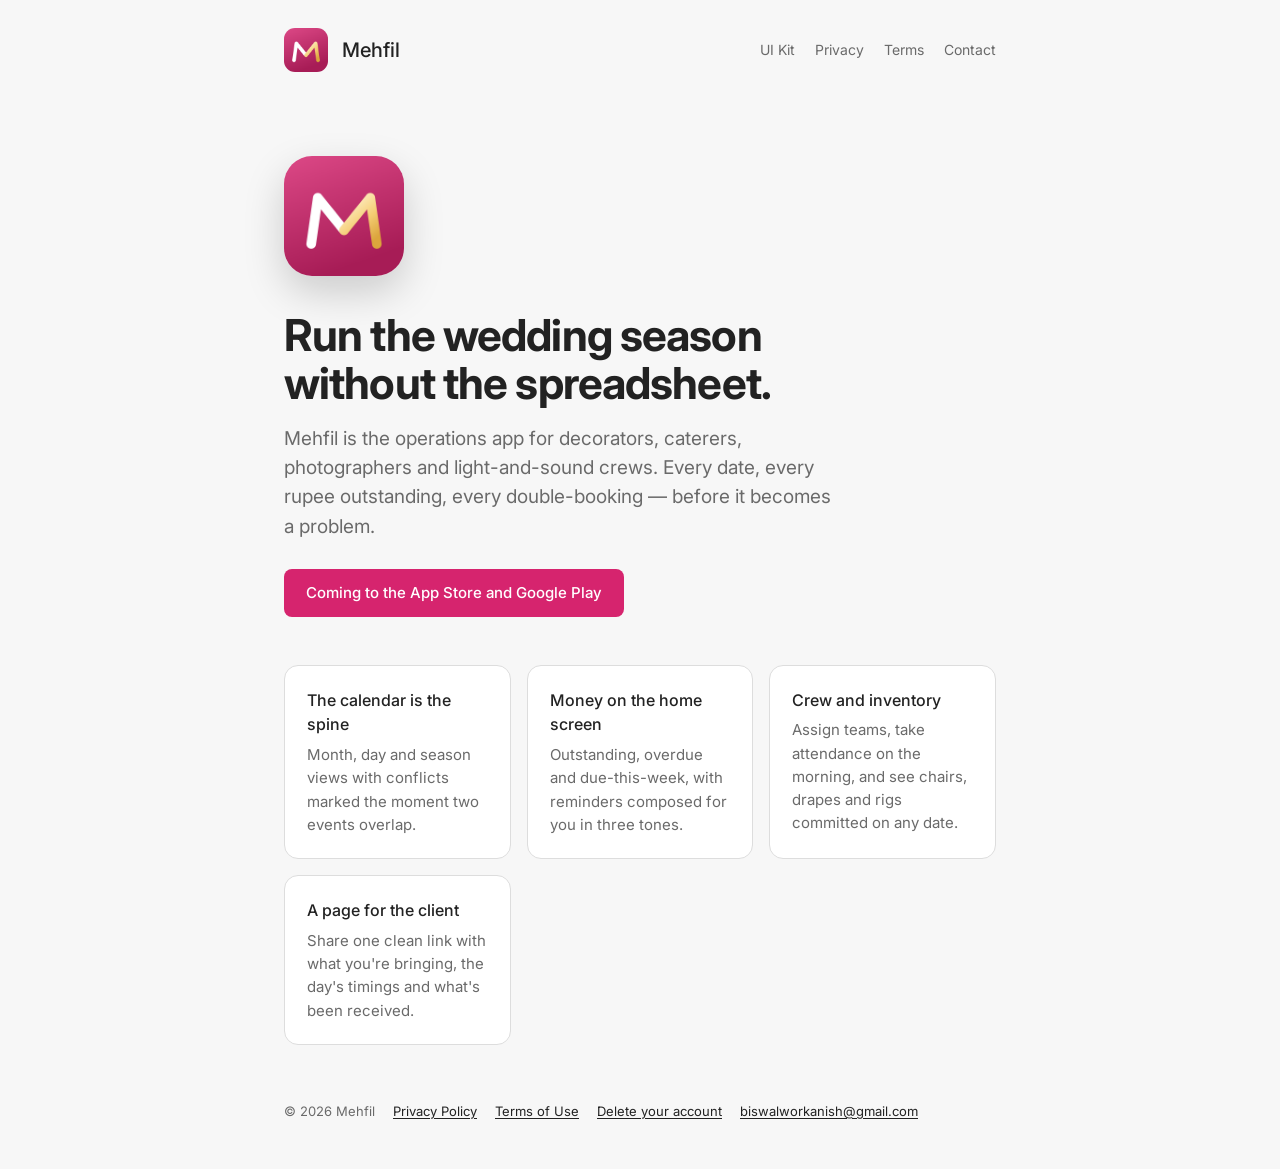
<file: index.html>
<!doctype html>
<html lang="en">
<head>
<meta charset="utf-8">
<meta name="viewport" content="width=device-width, initial-scale=1">
<title>Mehfil — run the wedding season without the spreadsheet</title>
<meta name="description" content="Mehfil is the operations app for Indian wedding-service vendors: every date, every rupee outstanding, every double-booking — before it becomes a problem.">
<meta name="google-site-verification" content="RO602m2aTZiMjyd6BsTa_facjATfScX7nPCYpoBAzfU" />
<link rel="icon" href="favicon.png"><link rel="apple-touch-icon" href="apple-touch-icon.png">
<link rel="preconnect" href="https://fonts.googleapis.com"><link href="https://fonts.googleapis.com/css2?family=Inter:wght@300;400;500&display=swap" rel="stylesheet">
<link rel="stylesheet" href="style.css">
</head>
<body>
<header><div class="wrap"><img src="icon.png" alt=""><span class="name">Mehfil</span><nav><a href="/ui-kit/">UI Kit</a><a href="/privacy/">Privacy</a><a href="/terms/">Terms</a><a href="mailto:biswalworkanish@gmail.com">Contact</a></nav></div></header>
<main class="wrap">
  <section class="hero">
    <img class="icon" src="icon.png" alt="Mehfil app icon">
    <h1>Run the wedding season<br>without the spreadsheet.</h1>
    <p>Mehfil is the operations app for decorators, caterers, photographers and light-and-sound crews. Every date, every rupee outstanding, every double-booking — before it becomes a problem.</p>
    <a class="pill" href="#stores">Coming to the App Store and Google Play</a>
  </section>
  <section class="grid" id="stores">
    <div class="card"><h3>The calendar is the spine</h3><p>Month, day and season views with conflicts marked the moment two events overlap.</p></div>
    <div class="card"><h3>Money on the home screen</h3><p>Outstanding, overdue and due-this-week, with reminders composed for you in three tones.</p></div>
    <div class="card"><h3>Crew and inventory</h3><p>Assign teams, take attendance on the morning, and see chairs, drapes and rigs committed on any date.</p></div>
    <div class="card"><h3>A page for the client</h3><p>Share one clean link with what you're bringing, the day's timings and what's been received.</p></div>
  </section>
</main>
<footer><div class="wrap"><span>© 2026 Mehfil</span><a href="/privacy/">Privacy Policy</a><a href="/terms/">Terms of Use</a><a href="/delete-account/">Delete your account</a><a href="mailto:biswalworkanish@gmail.com">biswalworkanish@gmail.com</a></div></footer>
</body>
</html>
</file>
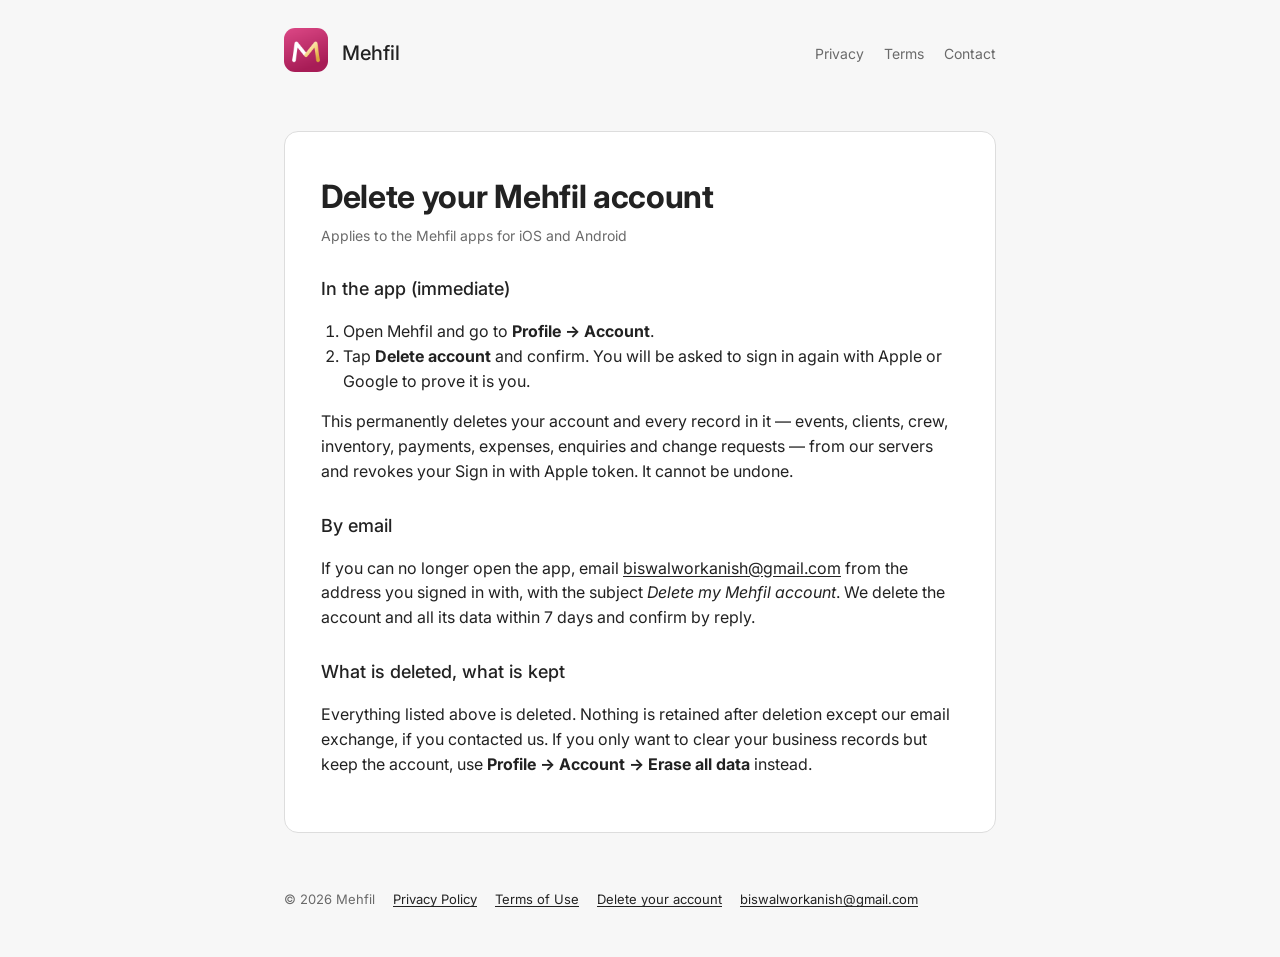
<file: delete-account/index.html>
<!doctype html>
<html lang="en">
<head><meta charset="utf-8"><meta name="viewport" content="width=device-width, initial-scale=1"><link rel="icon" href="/favicon.png"><link rel="apple-touch-icon" href="/apple-touch-icon.png"><link rel="preconnect" href="https://fonts.googleapis.com"><link href="https://fonts.googleapis.com/css2?family=Inter:wght@300;400;500&display=swap" rel="stylesheet"><link rel="stylesheet" href="/style.css"><title>Delete your account — Mehfil</title></head>
<body>
<header><div class="wrap"><a href="/"><img src="/icon.png" alt=""></a><span class="name">Mehfil</span><nav><a href="/privacy/">Privacy</a><a href="/terms/">Terms</a><a href="mailto:biswalworkanish@gmail.com">Contact</a></nav></div></header>
<main class="wrap"><article>
<h1>Delete your Mehfil account</h1>
<div class="date">Applies to the Mehfil apps for iOS and Android</div>
<h2>In the app (immediate)</h2>
<ol>
<li>Open Mehfil and go to <strong>Profile → Account</strong>.</li>
<li>Tap <strong>Delete account</strong> and confirm. You will be asked to sign in again with Apple or Google to prove it is you.</li>
</ol>
<p>This permanently deletes your account and every record in it — events, clients, crew, inventory, payments, expenses, enquiries and change requests — from our servers and revokes your Sign in with Apple token. It cannot be undone.</p>
<h2>By email</h2>
<p>If you can no longer open the app, email <a href="mailto:biswalworkanish@gmail.com?subject=Delete%20my%20Mehfil%20account">biswalworkanish@gmail.com</a> from the address you signed in with, with the subject <em>Delete my Mehfil account</em>. We delete the account and all its data within 7 days and confirm by reply.</p>
<h2>What is deleted, what is kept</h2>
<p>Everything listed above is deleted. Nothing is retained after deletion except our email exchange, if you contacted us. If you only want to clear your business records but keep the account, use <strong>Profile → Account → Erase all data</strong> instead.</p>
</article></main>
<footer><div class="wrap"><span>© 2026 Mehfil</span><a href="/privacy/">Privacy Policy</a><a href="/terms/">Terms of Use</a><a href="/delete-account/">Delete your account</a><a href="mailto:biswalworkanish@gmail.com">biswalworkanish@gmail.com</a></div></footer>
</body>
</html>
</file>
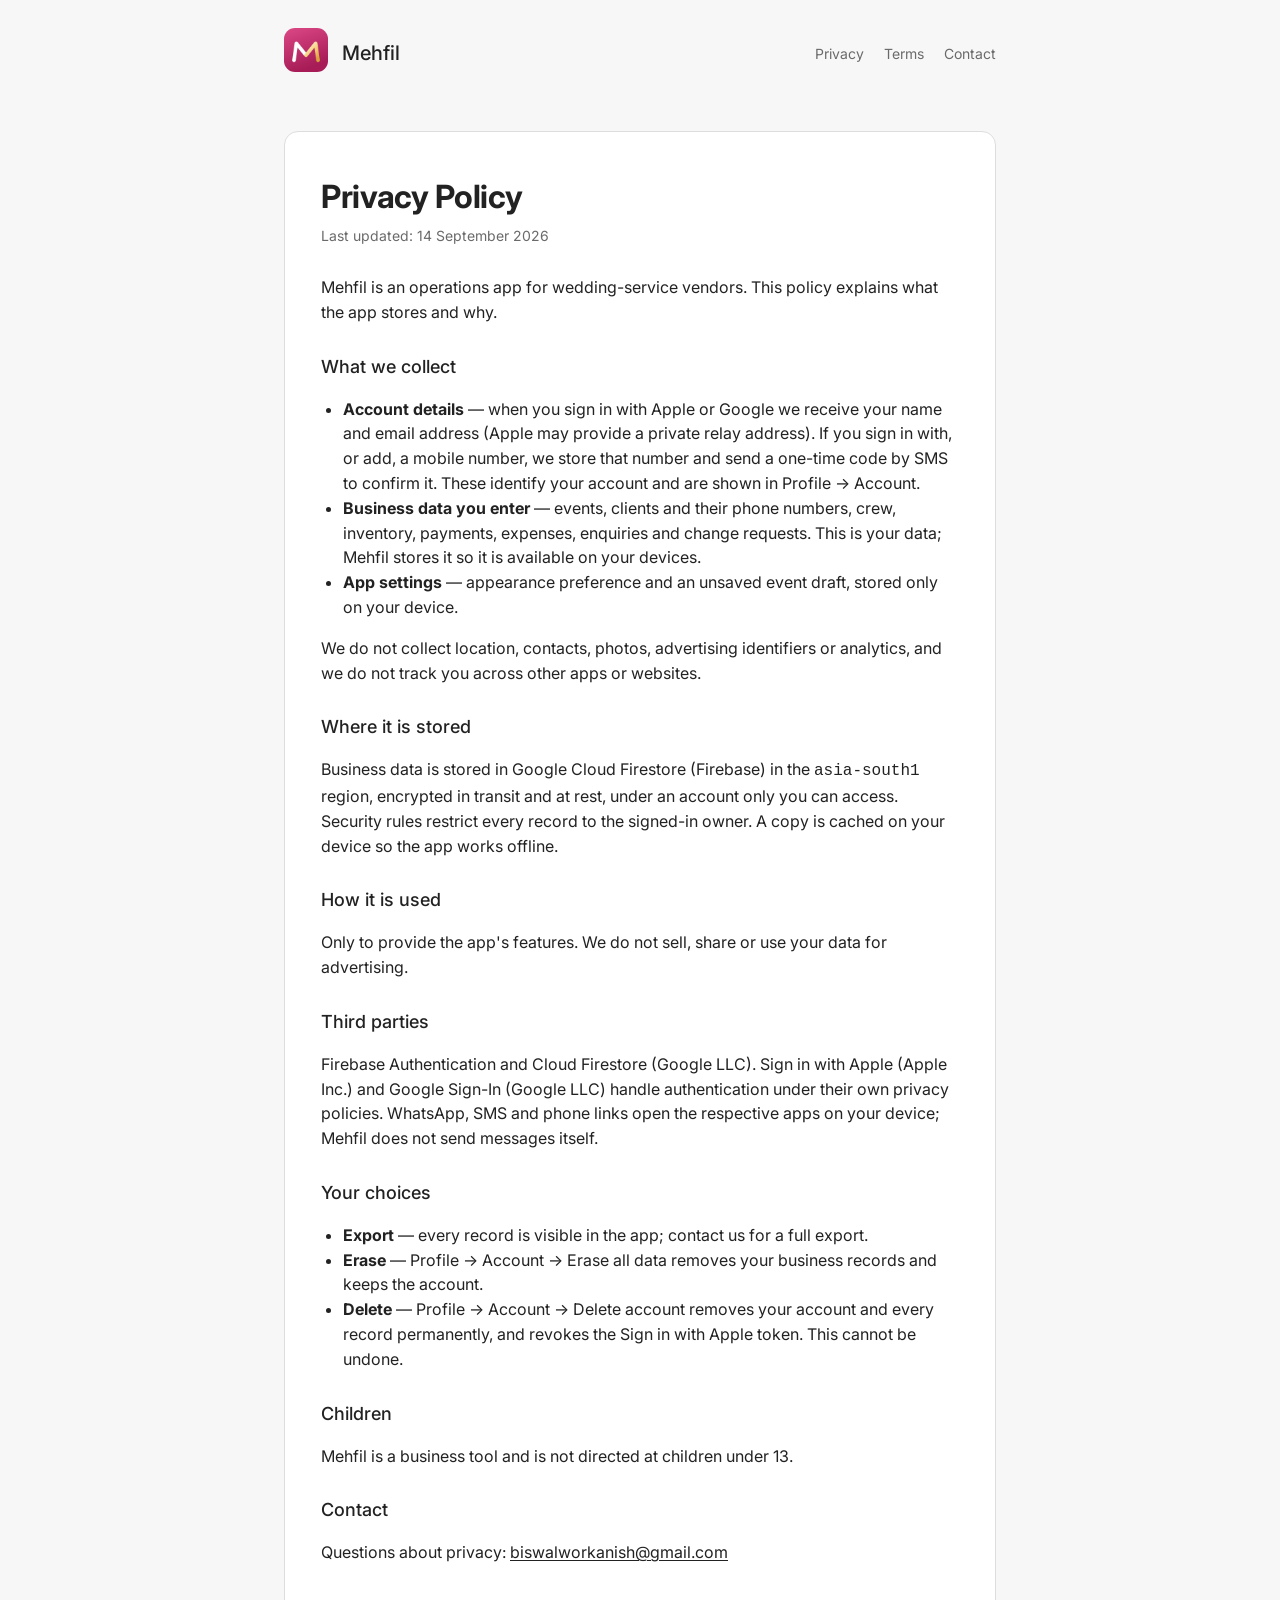
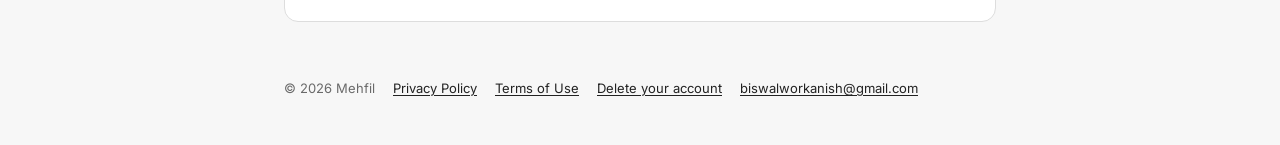
<file: privacy/index.html>
<!doctype html>
<html lang="en">
<head><meta charset="utf-8"><meta name="viewport" content="width=device-width, initial-scale=1"><link rel="icon" href="/favicon.png"><link rel="apple-touch-icon" href="/apple-touch-icon.png"><link rel="preconnect" href="https://fonts.googleapis.com"><link href="https://fonts.googleapis.com/css2?family=Inter:wght@300;400;500&display=swap" rel="stylesheet"><link rel="stylesheet" href="/style.css"><title>Privacy Policy — Mehfil</title></head>
<body>
<header><div class="wrap"><a href="/"><img src="/icon.png" alt=""></a><span class="name">Mehfil</span><nav><a href="/privacy/">Privacy</a><a href="/terms/">Terms</a><a href="mailto:biswalworkanish@gmail.com">Contact</a></nav></div></header>
<main class="wrap"><article>
<h1>Privacy Policy</h1>
<div class="date">Last updated: 14 September 2026</div>
<p>Mehfil is an operations app for wedding-service vendors. This policy explains what the app stores and why.</p>
<h2>What we collect</h2>
<ul>
<li><strong>Account details</strong> — when you sign in with Apple or Google we receive your name and email address (Apple may provide a private relay address). If you sign in with, or add, a mobile number, we store that number and send a one-time code by SMS to confirm it. These identify your account and are shown in Profile → Account.</li>
<li><strong>Business data you enter</strong> — events, clients and their phone numbers, crew, inventory, payments, expenses, enquiries and change requests. This is your data; Mehfil stores it so it is available on your devices.</li>
<li><strong>App settings</strong> — appearance preference and an unsaved event draft, stored only on your device.</li>
</ul>
<p>We do not collect location, contacts, photos, advertising identifiers or analytics, and we do not track you across other apps or websites.</p>
<h2>Where it is stored</h2>
<p>Business data is stored in Google Cloud Firestore (Firebase) in the <code>asia-south1</code> region, encrypted in transit and at rest, under an account only you can access. Security rules restrict every record to the signed-in owner. A copy is cached on your device so the app works offline.</p>
<h2>How it is used</h2>
<p>Only to provide the app's features. We do not sell, share or use your data for advertising.</p>
<h2>Third parties</h2>
<p>Firebase Authentication and Cloud Firestore (Google LLC). Sign in with Apple (Apple Inc.) and Google Sign-In (Google LLC) handle authentication under their own privacy policies. WhatsApp, SMS and phone links open the respective apps on your device; Mehfil does not send messages itself.</p>
<h2>Your choices</h2>
<ul>
<li><strong>Export</strong> — every record is visible in the app; contact us for a full export.</li>
<li><strong>Erase</strong> — Profile → Account → Erase all data removes your business records and keeps the account.</li>
<li><strong>Delete</strong> — Profile → Account → Delete account removes your account and every record permanently, and revokes the Sign in with Apple token. This cannot be undone.</li>
</ul>
<h2>Children</h2>
<p>Mehfil is a business tool and is not directed at children under 13.</p>
<h2>Contact</h2>
<p>Questions about privacy: <a href="mailto:biswalworkanish@gmail.com">biswalworkanish@gmail.com</a></p>
</article></main>
<footer><div class="wrap"><span>© 2026 Mehfil</span><a href="/privacy/">Privacy Policy</a><a href="/terms/">Terms of Use</a><a href="/delete-account/">Delete your account</a><a href="mailto:biswalworkanish@gmail.com">biswalworkanish@gmail.com</a></div></footer>
</body>
</html>
</file>
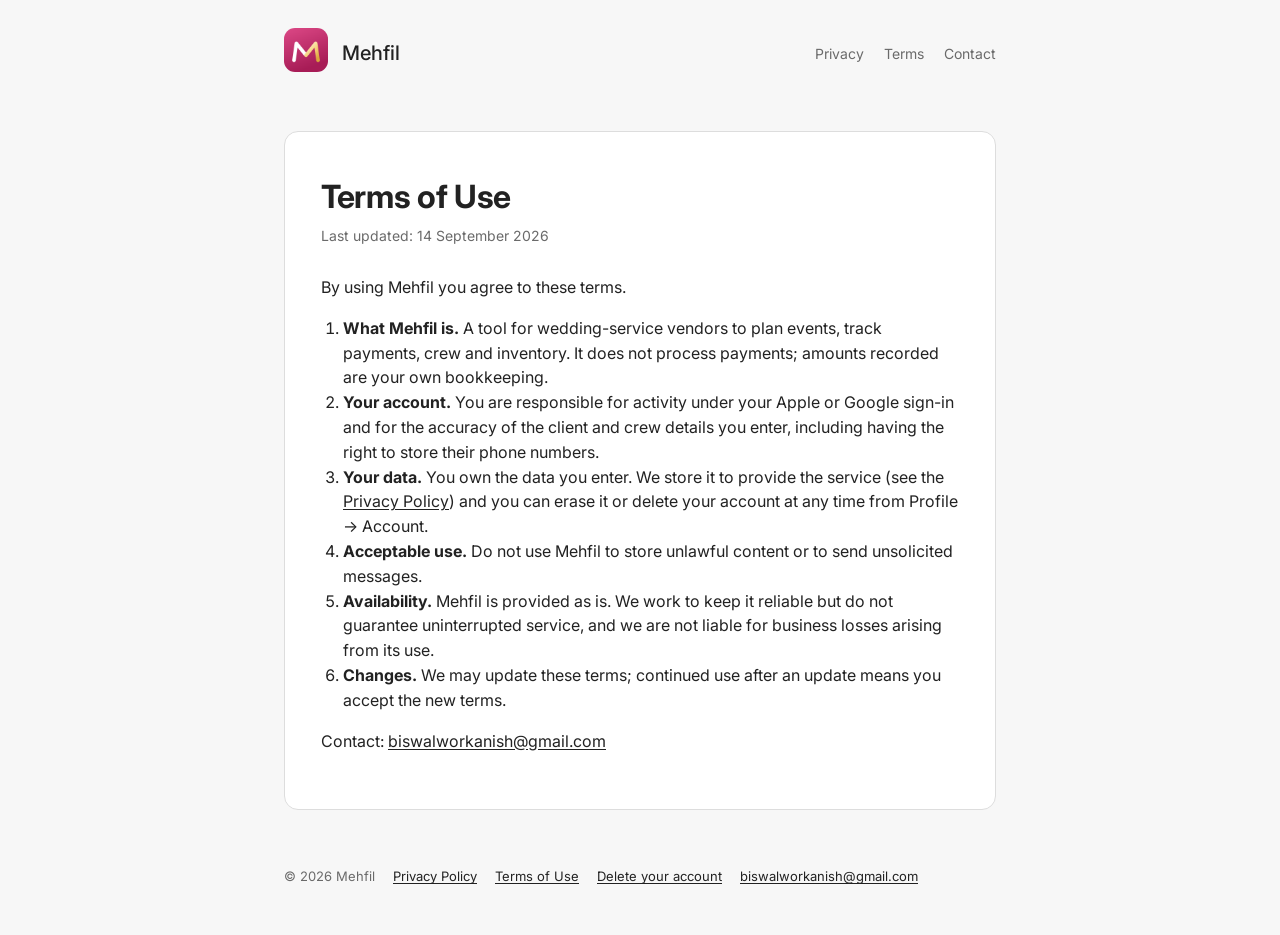
<file: terms/index.html>
<!doctype html>
<html lang="en">
<head><meta charset="utf-8"><meta name="viewport" content="width=device-width, initial-scale=1"><link rel="icon" href="/favicon.png"><link rel="apple-touch-icon" href="/apple-touch-icon.png"><link rel="preconnect" href="https://fonts.googleapis.com"><link href="https://fonts.googleapis.com/css2?family=Inter:wght@300;400;500&display=swap" rel="stylesheet"><link rel="stylesheet" href="/style.css"><title>Terms of Use — Mehfil</title></head>
<body>
<header><div class="wrap"><a href="/"><img src="/icon.png" alt=""></a><span class="name">Mehfil</span><nav><a href="/privacy/">Privacy</a><a href="/terms/">Terms</a><a href="mailto:biswalworkanish@gmail.com">Contact</a></nav></div></header>
<main class="wrap"><article>
<h1>Terms of Use</h1>
<div class="date">Last updated: 14 September 2026</div>
<p>By using Mehfil you agree to these terms.</p>
<ol>
<li><strong>What Mehfil is.</strong> A tool for wedding-service vendors to plan events, track payments, crew and inventory. It does not process payments; amounts recorded are your own bookkeeping.</li>
<li><strong>Your account.</strong> You are responsible for activity under your Apple or Google sign-in and for the accuracy of the client and crew details you enter, including having the right to store their phone numbers.</li>
<li><strong>Your data.</strong> You own the data you enter. We store it to provide the service (see the <a href="/privacy/">Privacy Policy</a>) and you can erase it or delete your account at any time from Profile → Account.</li>
<li><strong>Acceptable use.</strong> Do not use Mehfil to store unlawful content or to send unsolicited messages.</li>
<li><strong>Availability.</strong> Mehfil is provided as is. We work to keep it reliable but do not guarantee uninterrupted service, and we are not liable for business losses arising from its use.</li>
<li><strong>Changes.</strong> We may update these terms; continued use after an update means you accept the new terms.</li>
</ol>
<p>Contact: <a href="mailto:biswalworkanish@gmail.com">biswalworkanish@gmail.com</a></p>
</article></main>
<footer><div class="wrap"><span>© 2026 Mehfil</span><a href="/privacy/">Privacy Policy</a><a href="/terms/">Terms of Use</a><a href="/delete-account/">Delete your account</a><a href="mailto:biswalworkanish@gmail.com">biswalworkanish@gmail.com</a></div></footer>
</body>
</html>
</file>
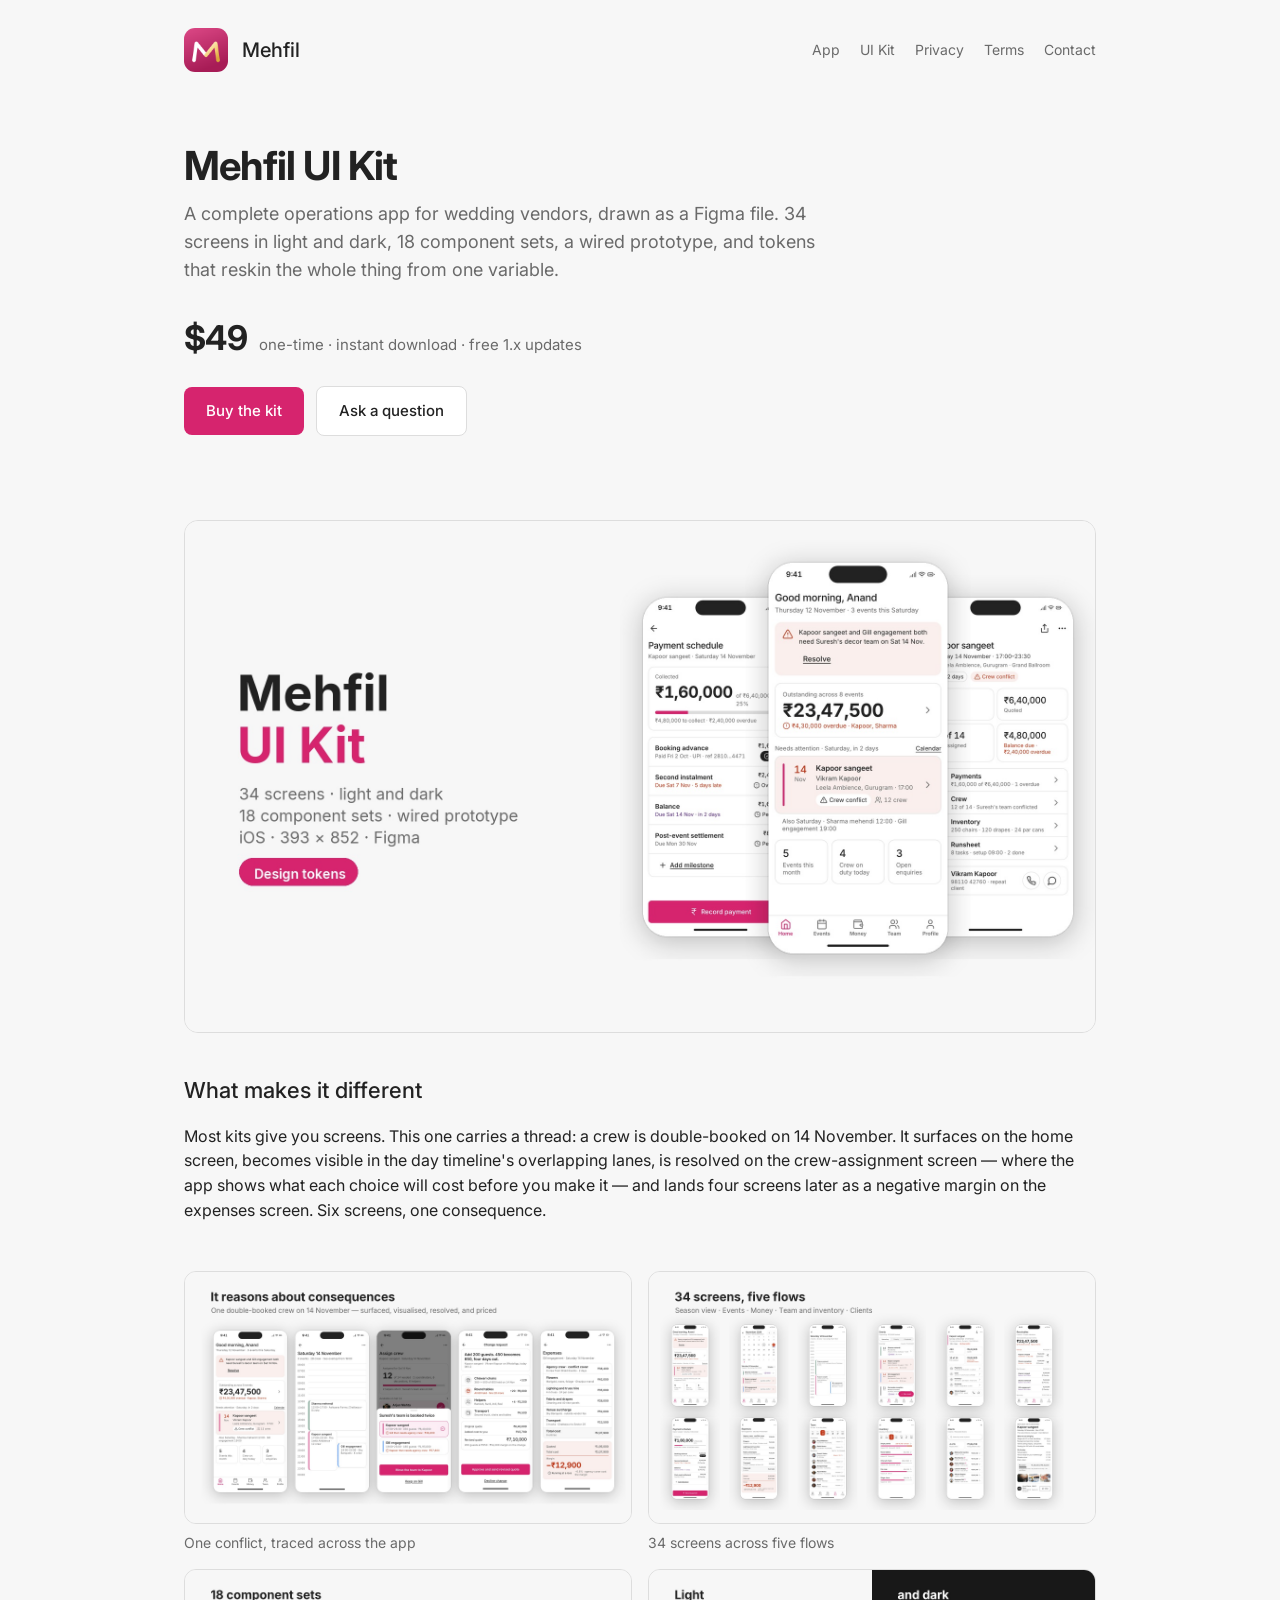
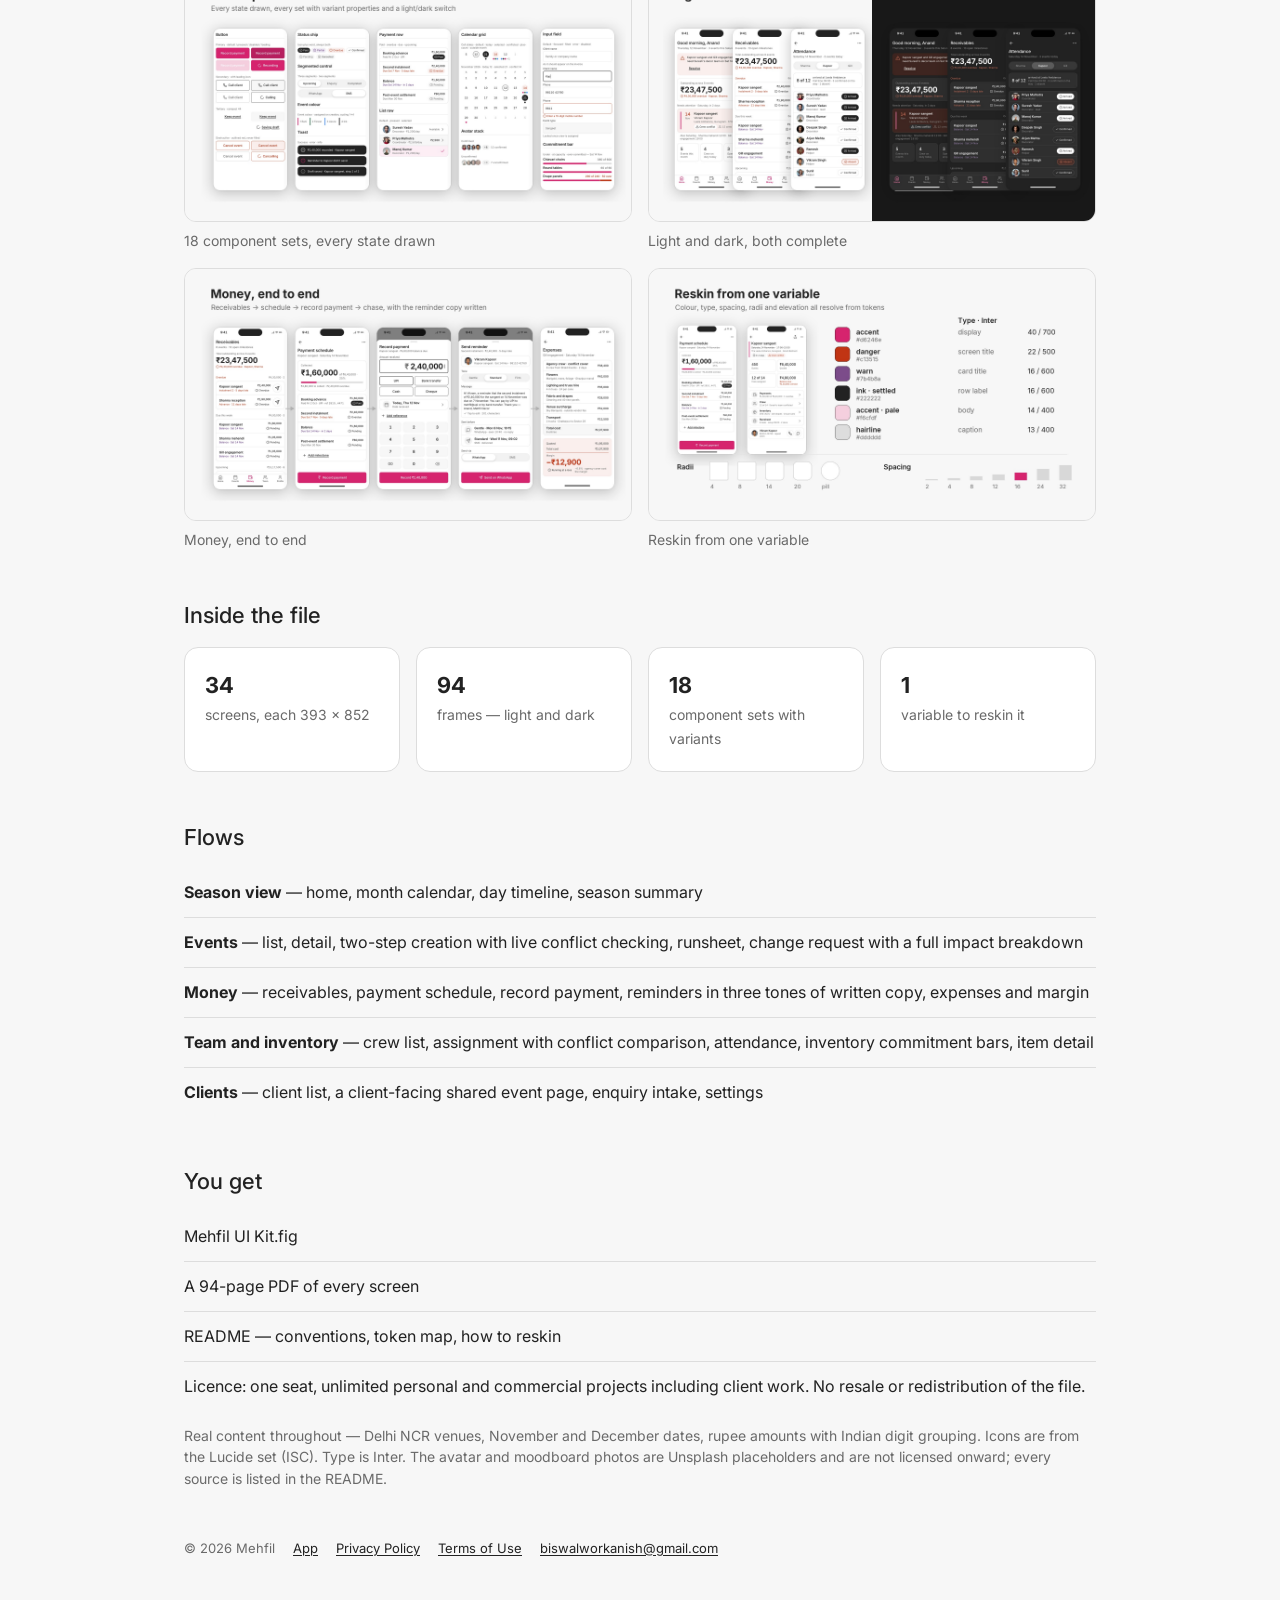
<file: ui-kit/index.html>
<!doctype html>
<html lang="en">
<head>
<meta charset="utf-8">
<meta name="viewport" content="width=device-width, initial-scale=1">
<title>Mehfil UI Kit — 34 iOS screens, light and dark, for Figma</title>
<meta name="description" content="A 34-screen iOS design kit for a wedding-vendor operations app. Light and dark, 18 component sets, a wired prototype and design tokens. $49, one-time.">
<link rel="icon" href="/favicon.png"><link rel="apple-touch-icon" href="/apple-touch-icon.png">
<meta property="og:title" content="Mehfil UI Kit — 34 iOS screens for Figma">
<meta property="og:description" content="Light and dark, 18 component sets, a wired prototype, design tokens. $49.">
<meta property="og:image" content="https://sanu5.github.io/ui-kit/img/01-cover.jpg">
<link rel="preconnect" href="https://fonts.googleapis.com"><link href="https://fonts.googleapis.com/css2?family=Inter:wght@300;400;500;700&display=swap" rel="stylesheet">
<link rel="stylesheet" href="/style.css">
</head>
<body class="kit">
<header><div class="wrap"><img src="/icon.png" alt=""><span class="name">Mehfil</span><nav><a href="/">App</a><a href="/ui-kit/">UI Kit</a><a href="/privacy/">Privacy</a><a href="/terms/">Terms</a><a href="mailto:biswalworkanish@gmail.com">Contact</a></nav></div></header>

<main class="wrap">
  <section class="hero">
    <h1>Mehfil UI Kit</h1>
    <p>A complete operations app for wedding vendors, drawn as a Figma file. 34 screens in light and dark, 18 component sets, a wired prototype, and tokens that reskin the whole thing from one variable.</p>
    <div class="price"><b>$49</b><span>one-time · instant download · free 1.x updates</span></div>
    <div class="buy">
      <a class="pill" href="https://anishbiswal.lemonsqueezy.com/checkout/buy/e429f3a4-0d2f-4ec7-bd41-2197bc92de7c" rel="noopener">Buy the kit</a>
      <a class="pill soft" href="mailto:biswalworkanish@gmail.com?subject=Mehfil%20UI%20Kit">Ask a question</a>
    </div>
  </section>

  <img class="cover" src="img/01-cover.jpg" alt="Mehfil UI Kit — three screens from the kit">

  <section>
    <h2>What makes it different</h2>
    <p>Most kits give you screens. This one carries a thread: a crew is double-booked on 14 November. It surfaces on the home screen, becomes visible in the day timeline's overlapping lanes, is resolved on the crew-assignment screen — where the app shows what each choice will cost before you make it — and lands four screens later as a negative margin on the expenses screen. Six screens, one consequence.</p>
  </section>

  <section class="shots">
    <figure><img src="img/06-conflict-story.jpg" alt="The conflict traced across five screens"><figcaption>One conflict, traced across the app</figcaption></figure>
    <figure><img src="img/02-screens.jpg" alt="Twelve of the 34 screens"><figcaption>34 screens across five flows</figcaption></figure>
    <figure><img src="img/03-components.jpg" alt="Component library boards"><figcaption>18 component sets, every state drawn</figcaption></figure>
    <figure><img src="img/04-light-dark.jpg" alt="Light and dark side by side"><figcaption>Light and dark, both complete</figcaption></figure>
    <figure><img src="img/05-money-flow.jpg" alt="The money flow, five screens"><figcaption>Money, end to end</figcaption></figure>
    <figure><img src="img/07-tokens.jpg" alt="Colour, type, radii and spacing tokens"><figcaption>Reskin from one variable</figcaption></figure>
  </section>

  <section>
    <h2>Inside the file</h2>
    <div class="specs">
      <div><b>34</b><span>screens, each 393 × 852</span></div>
      <div><b>94</b><span>frames — light and dark</span></div>
      <div><b>18</b><span>component sets with variants</span></div>
      <div><b>1</b><span>variable to reskin it</span></div>
    </div>
  </section>

  <section>
    <h2>Flows</h2>
    <ul class="plain">
      <li><b>Season view</b> — home, month calendar, day timeline, season summary</li>
      <li><b>Events</b> — list, detail, two-step creation with live conflict checking, runsheet, change request with a full impact breakdown</li>
      <li><b>Money</b> — receivables, payment schedule, record payment, reminders in three tones of written copy, expenses and margin</li>
      <li><b>Team and inventory</b> — crew list, assignment with conflict comparison, attendance, inventory commitment bars, item detail</li>
      <li><b>Clients</b> — client list, a client-facing shared event page, enquiry intake, settings</li>
    </ul>
  </section>

  <section>
    <h2>You get</h2>
    <ul class="plain">
      <li>Mehfil UI Kit.fig</li>
      <li>A 94-page PDF of every screen</li>
      <li>README — conventions, token map, how to reskin</li>
      <li>Licence: one seat, unlimited personal and commercial projects including client work. No resale or redistribution of the file.</li>
    </ul>
    <p class="fine">Real content throughout — Delhi NCR venues, November and December dates, rupee amounts with Indian digit grouping. Icons are from the Lucide set (ISC). Type is Inter. The avatar and moodboard photos are Unsplash placeholders and are not licensed onward; every source is listed in the README.</p>
  </section>
</main>

<footer><div class="wrap"><span>© 2026 Mehfil</span><a href="/">App</a><a href="/privacy/">Privacy Policy</a><a href="/terms/">Terms of Use</a><a href="mailto:biswalworkanish@gmail.com">biswalworkanish@gmail.com</a></div></footer>
</body>
</html>
</file>
<file: style.css>
/* Mehfil's palette, the same tokens as the apps: ink type, white cards on a soft ground, rani spent only on the CTA. */
:root { --ink:#222222; --mute:#6a6a6a; --ground:#f7f7f7; --surface:#fff; --line:#dddddd; --accent:#d6246e; }
* { box-sizing:border-box }
body { margin:0; font-family:Inter,-apple-system,BlinkMacSystemFont,"Segoe UI",Roboto,sans-serif; color:var(--ink); background:var(--ground); line-height:1.55; -webkit-font-smoothing:antialiased }
a { color:var(--ink); text-decoration:underline; text-underline-offset:2px } a:hover { text-decoration-thickness:2px }
.wrap { max-width:760px; margin:0 auto; padding:0 24px }
header { padding:28px 0 } header .wrap { display:flex; align-items:center; gap:14px }
header img { width:44px; height:44px; border-radius:11px }
header .name { font-size:20px; font-weight:500; color:var(--ink) }
header nav { margin-left:auto; display:flex; gap:20px; font-size:14px; color:var(--mute) } header nav a { color:var(--mute); text-decoration:none } header nav a:hover { color:var(--ink) }
.hero { padding:56px 0 40px } .hero h1 { font-size:44px; font-weight:700; letter-spacing:-0.02em; line-height:1.1; margin:0 0 16px }
.hero p { font-size:19px; color:var(--mute); margin:0 0 28px; max-width:560px }
.hero .icon { width:120px; height:120px; border-radius:28px; box-shadow:0 16px 40px rgba(0,0,0,.18); margin-bottom:28px }
.pill { display:inline-block; background:var(--accent); color:#fff; padding:12px 22px; border-radius:8px; text-decoration:none; font-weight:500; font-size:15px }
.pill.soft { background:#fff; color:var(--ink); border:1px solid var(--line) }
.grid { display:grid; grid-template-columns:repeat(auto-fit,minmax(220px,1fr)); gap:16px; padding:8px 0 56px }
.card { background:var(--surface); border:1px solid var(--line); border-radius:14px; padding:22px }
.card h3 { margin:0 0 6px; font-size:16px; font-weight:500 } .card p { margin:0; color:var(--mute); font-size:15px }
article { background:var(--surface); border:1px solid var(--line); border-radius:14px; padding:40px 36px; margin:24px 0 56px }
article h1 { font-size:32px; font-weight:700; letter-spacing:-0.01em; margin:0 0 4px } article .date { color:var(--mute); font-size:14px; margin-bottom:28px }
article h2 { font-size:18px; font-weight:500; margin:28px 0 8px } article p, article li { font-size:16px } article ul, article ol { padding-left:22px }
footer { padding:0 0 48px; color:var(--mute); font-size:13px } footer .wrap { display:flex; gap:18px; flex-wrap:wrap }
@media (max-width:600px){ .hero h1{font-size:34px} article{padding:28px 20px} }
/* Demo page (/demo/). Everything is scoped to .demo so no existing page changes. */
.demo .hero { padding:40px 0 28px } .demo .hero p { max-width:none; font-size:17px }
.demo .video { aspect-ratio:16/9; border-radius:14px; overflow:hidden; border:1px solid var(--line); background:var(--surface) }
.demo .video video { display:block; width:100%; height:100%; object-fit:cover }
.demo .status { font-size:15px; color:var(--mute); margin:16px 0 0 } .demo .status strong { color:var(--ink); font-weight:500 }
.demo article h3, .demo .card h3 { font-size:16px; font-weight:500; margin:24px 0 4px } .demo .card h3 { margin-top:0 }
.demo article > h2:first-child { margin-top:0 }
.demo .req { color:var(--mute); font-size:15px; margin:0 0 8px }
.demo .steps li { margin:0 0 8px }
.demo code { font-size:.88em; background:var(--ground); border:1px solid var(--line); border-radius:4px; padding:1px 5px; overflow-wrap:anywhere }
.demo .apk { margin:0 0 8px } .demo .apk .pill { margin:14px 0 12px }
.demo .apk .note { font-size:14px }
@media (max-width:600px){ .demo .hero { padding:16px 0 18px } .demo .hero h1 { font-size:30px; margin-bottom:12px } .demo .hero p { font-size:16px; line-height:1.5 } .demo .video { border-radius:10px } }

/* UI kit page (/ui-kit/). Scoped to .kit so nothing else changes. */
.kit .wrap { max-width:960px }
.kit .hero { padding:44px 0 28px }
.kit .hero h1 { font-size:40px; margin-bottom:12px }
.kit .hero p { font-size:18px; max-width:640px }
.kit .price { display:flex; align-items:baseline; gap:12px; margin:0 0 22px }
.kit .price b { font-size:34px; font-weight:700; letter-spacing:-0.02em }
.kit .price span { color:var(--mute); font-size:15px }
.kit .buy { display:flex; gap:12px; flex-wrap:wrap; align-items:center; margin:0 0 8px }
.kit .cover { width:100%; border-radius:14px; border:1px solid var(--line); display:block; margin:8px 0 40px }
.kit .shots { display:grid; grid-template-columns:1fr 1fr; gap:16px; margin:0 0 48px }
.kit .shots img { width:100%; border-radius:12px; border:1px solid var(--line); display:block }
.kit .shots figure { margin:0 }
.kit .shots figcaption { color:var(--mute); font-size:14px; margin-top:8px }
.kit h2 { font-size:22px; font-weight:500; margin:0 0 14px }
.kit section { margin:0 0 48px }
.kit .specs { display:grid; grid-template-columns:repeat(auto-fit,minmax(200px,1fr)); gap:16px }
.kit .specs div { background:var(--surface); border:1px solid var(--line); border-radius:14px; padding:20px }
.kit .specs b { display:block; font-size:22px; font-weight:700; letter-spacing:-0.01em }
.kit .specs span { color:var(--mute); font-size:14px }
.kit ul.plain { list-style:none; padding:0; margin:0 }
.kit ul.plain li { padding:12px 0; border-bottom:1px solid var(--line); font-size:16px }
.kit ul.plain li:last-child { border-bottom:0 }
.kit .fine { color:var(--mute); font-size:14px }
@media (max-width:700px){ .kit .shots { grid-template-columns:1fr } .kit .hero h1 { font-size:32px } }
</file>
